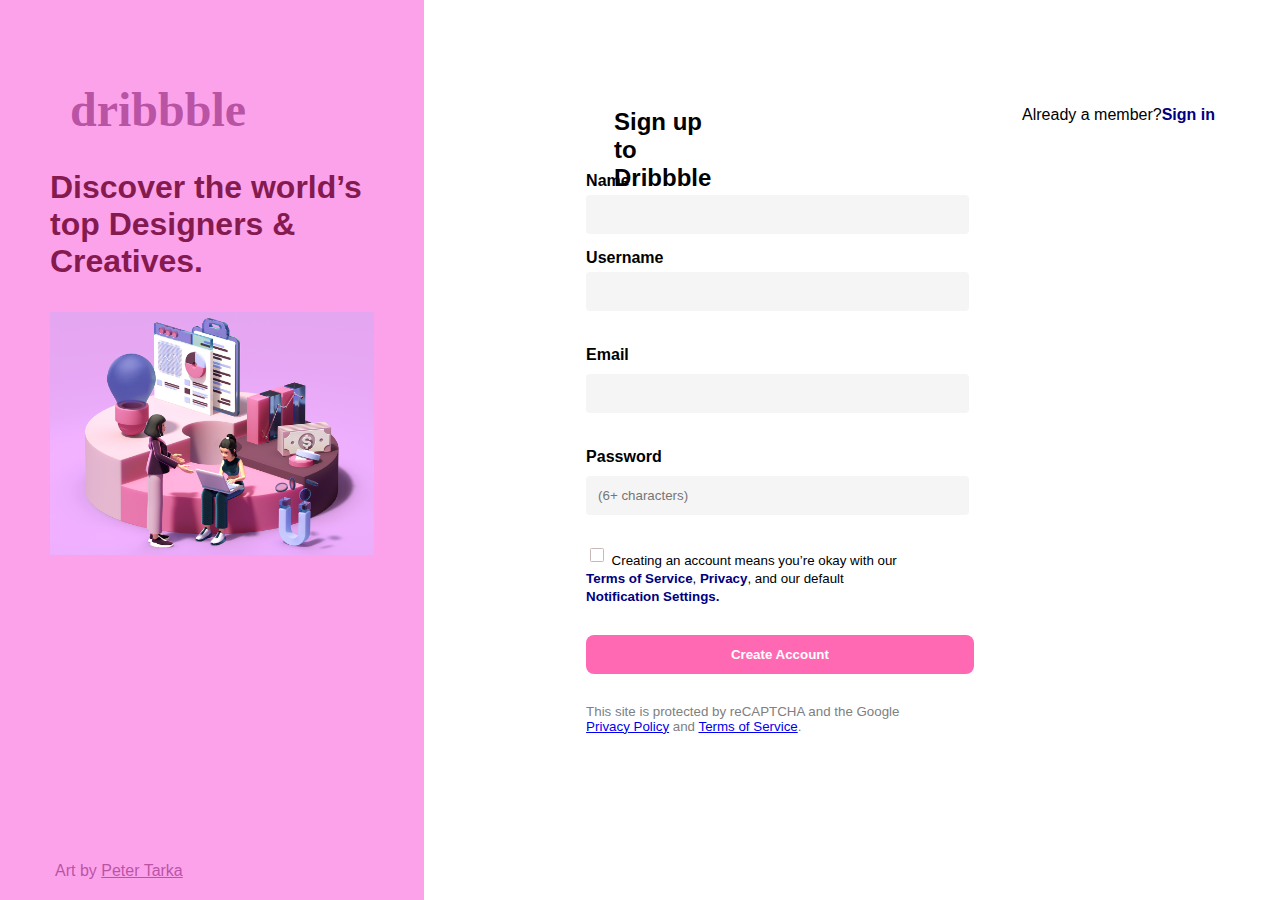
<file: index.html>
<!DOCTYPE html>
<html lang="en">
<head>
<meta charset="UTF-8">
<meta name="viewport" content="width=device-width, initial-scale=1.0">
<title>Account Creation - Dribbble</title>
<link rel="stylesheet" href="styles.css">
</head>
<div class="container">
    <div class="left-section">
      <h1>dribbble</h1>
      <p>Discover the world’s top Designers & Creatives.</p>
      <!-- Replace 'illustration.png' with the path to your image file -->
      <img src="images/pic2.png" alt="Illustration" style="max-width: 100%;">
      <P2 class="art-by">Art by <span class="underline">Peter Tarka</span></p2>
     
    </div>   
    <div class="right-section">
      <div class="signup-text">Sign up to Dribbble</div>

      <form action="profile-setup.html" method="get">
        <div class="input-row">
          <div class="input-group">
            <label for="name">Name</label>
            <input type="text" id="name" name="name" required>
          </div>
          <div class="input-group">
            <label for="username">Username</label>
            <input type="text" id="username" name="username" required>
          </div>
        </div>
        <div class="input-row">
          <div class="input-group">
            <label for="email">Email</label>
            <input type="email" id="email" name="email" required>
          </div>
        </div>
        <div class="input-row">
          <div class="input-group">
            <label for="password">Password</label>
            <input type="password" id="password" name="password" placeholder="(6+ characters)" required>
           
          </div>
        </div>
        <input type="checkbox" id="terms" name="terms" required>
        <label for="terms">Creating an account means you’re okay with our <span class="bold-text">Terms of Service</span>, <span class="bold-text">Privacy</span>, and our default<span class="bold-text"> Notification Settings.</span></label>

        <button type="submit" >Create Account</button>
              <div class="footer-text">This site is protected by reCAPTCHA and the Google <a href="#">Privacy Policy</a> and <a href="#">Terms of Service</a>.</div>

      </form>

      <div class="signin-text">Already a member?<span class="navy">Sign in</span></div>
    </div>

   
  </div>
  
  <script src="password-placeholder.js"></script>
  <script src="captcha.js"></script> <!-- Include JavaScript file for CAPTCHA -->
  <script src="checkbox-validation.js"></script>
    
</body>
</html>
</file>
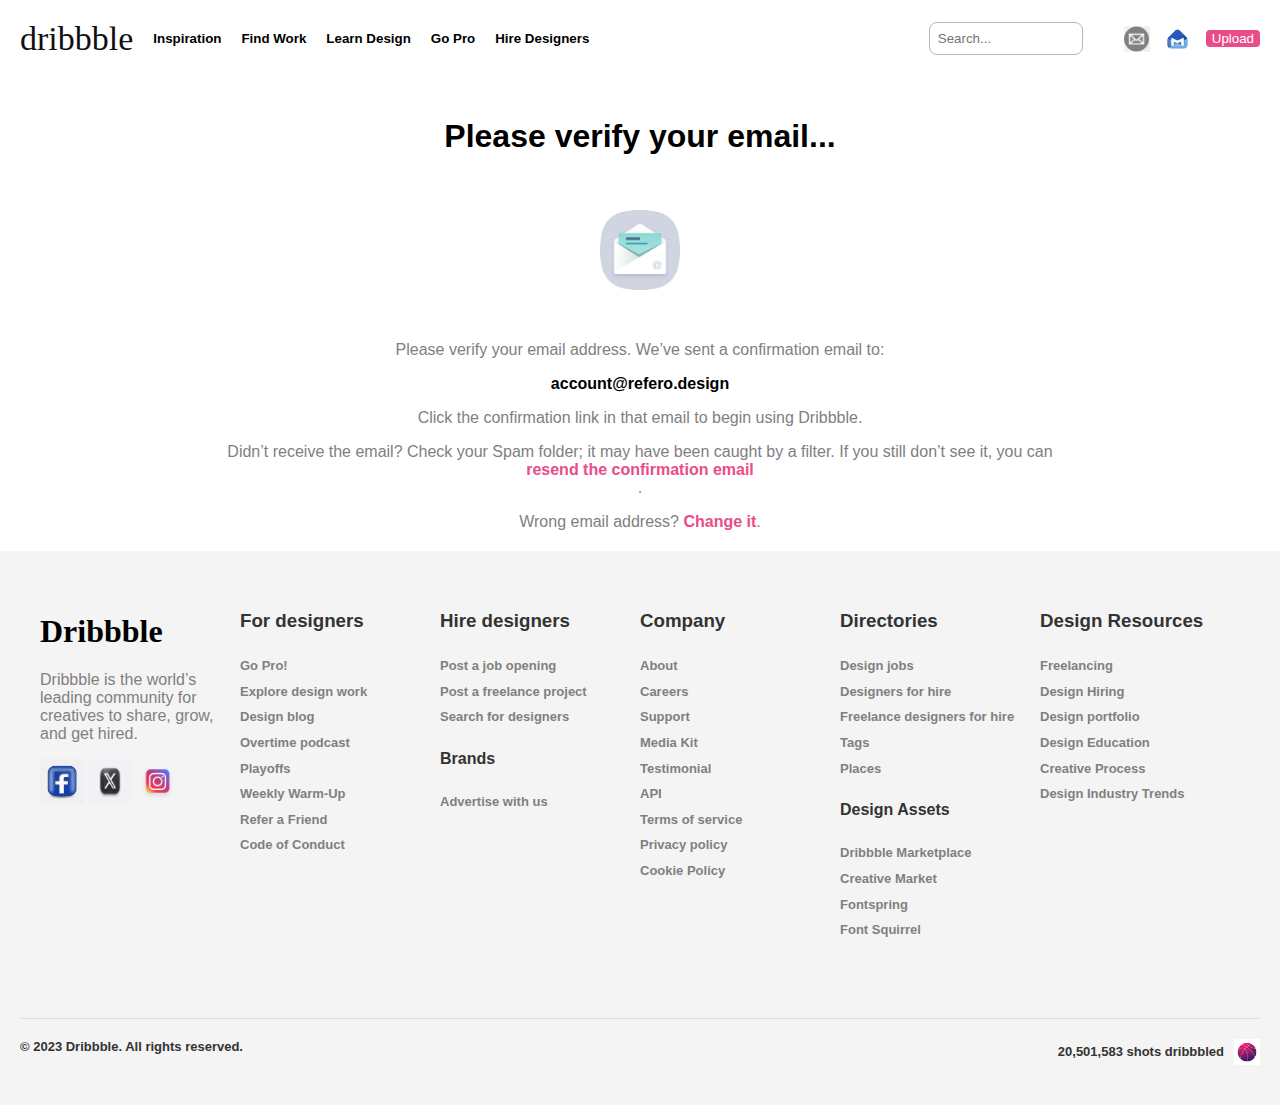
<file: email-validation.html>
<!DOCTYPE html>
<html lang="en">
<head>
<meta charset="UTF-8">
<meta name="viewport" content="width=device-width, initial-scale=1.0">
<title>Email Validation</title>
<link rel="stylesheet" href="email-validation.css">
<script>
  // Function to get the query parameter value by name
 
  function getQueryParam(param) {
    var searchParams = new URLSearchParams(window.location.search);
    return searchParams.get(param);
  }

  function setProfileImage() {
    var profileImgSrc = getQueryParam('profileIcon');
    if (profileImgSrc) {
      document.getElementById('profileIcon').src = decodeURIComponent(profileImgSrc);
    }
  }

  window.onload = setProfileImage;



  // Function to handle the search on pressing Enter
  function handleSearch(event) {
    if (event.key === 'Enter') {
      // Perform search operation here
      alert('Search for: ' + event.target.value); // Placeholder for search functionality
    }
  }
  function redirectToAccountCreation() {
    window.location.href = 'index.html';
  }
</script>
</head>
<body>
  <div class="navbar">
    <div class="logo">dribbble</div>
    <ul class="nav-links">
      <li><a href="#">Inspiration</a></li>
      <li><a href="#">Find Work</a></li>
      <li><a href="#">Learn Design</a></li>
      <li><a href="#">Go Pro</a></li>
      <li><a href="#">Hire Designers</a></li>
    </ul>
    <!-- Search bar added here -->
    <div class="search-container">
      <input type="text" placeholder="Search..." name="search" onkeypress="handleSearch(event)">
    </div>
    <div class="icons">
      <img class="icon" src="images/mail_logo2.png" alt="Search" style="width: 26px; height: 26px;">
      <img id="profileIcon" class="icon" src="images/mail_logo.jpg" alt="Profile" style="width: 26px; height: 26px;">
      <button class="upload-button" onclick="redirectToAccountCreation()">Upload</button>
    </div>
  </div>
  <div class="email-verification-container">
    <h1>Please verify your email...</h1>
    <img src="images/mail_logo1.png" alt="Dribbble Logo" class="email-verification-logo" style="width:200px; height:150px;">
    <p>Please verify your email address. We’ve sent a confirmation email to:</p>
    <p class="email-address">account@refero.design</p>
    <p>Click the confirmation link in that email to begin using Dribbble.</p>
    <p>Didn’t receive the email? Check your Spam folder; it may have been caught by a filter. If you still don’t see it, you can <a href="#" class="resend-email">resend the confirmation email</a>.</p>
    <p class="wrong-email">Wrong email address? <a href="#" class="change-email" onclick="redirectToAccountCreation()">Change it</a>.</p>
  </div>
  <!-- Footer Section -->
  <footer class="footer-dribbble">
    <div class="footer-container">
      <!-- For Designers Column -->
      <div class="footer-column">
        <h1>Dribbble</h1>
        <p>Dribbble is the world’s leading community for creatives to share, grow, and get hired.</p>
        <!-- Social media icons -->
        <a href="https://www.facebook.com/dribbble/" target="_blank"><img src="images/fb_logo.png" alt="Facebook" style="width: 44px; height:44px;"></a>
      <a href="https://twitter.com/dribbble?ref_src=twsrc%5Egoogle%7Ctwcamp%5Eserp%7Ctwgr%5Eauthor" target="_blank"><img src="images/twitter_logo.png" alt="Twitter" style="width: 44px; height:44px;"></a>
      <a href="https://www.instagram.com/dribbble/?hl=en" target="_blank"><img src="images/insta_logo.jpg" alt="Instagram" style="width: 44px; height:44px;"></a>
      </div>
      <div class="footer-column">
        <h3>For designers</h3>
        <ul>
          <li><a href="#">Go Pro!</a></li>
          <li><a href="#">Explore design work</a></li>
          <li><a href="#">Design blog</a></li>
          <li><a href="#">Overtime podcast</a></li>
          <li><a href="#">Playoffs</a></li>
          <li><a href="#">Weekly Warm-Up</a></li>
          <li><a href="#">Refer a Friend</a></li>
          <li><a href="#">Code of Conduct</a></li>
          <!-- Add more list items here -->
        </ul>
      </div>
  
      <!-- Hire Designers Column -->
      <div class="footer-column">
        <h3>Hire designers</h3>
        <ul>
          <li><a href="#">Post a job opening</a></li>
          <li><a href="#">Post a freelance project</a></li>
          <li><a href="#">Search for designers</a></li>
          <!-- Add more list items here -->
        </ul>
        <!-- Brands Column -->
        <div class="footer-sub-column">
          <h4>Brands</h4>
          <ul>
            <li><a href="#">Advertise with us</a></li>
            <!-- Add more brand-related items here -->
          </ul>
        </div>
      </div>
  
      <!-- Company Column -->
      <div class="footer-column">
        <h3>Company</h3>
        <ul>
          <li><a href="#">About</a></li>
          <li><a href="#">Careers</a></li>
          <li><a href="#">Support</a></li>
          <li><a href="#">Media Kit</a></li>
          <li><a href="#">Testimonial</a></li>
          <li><a href="#">API</a></li>
          <li><a href="#">Terms of service</a></li>
          <li><a href="#">Privacy policy</a></li>
          <li><a href="#">Cookie Policy</a></li>
          <!-- Add more list items here -->
        </ul>
      </div>
  
      <!-- Directories Column -->
      <div class="footer-column">
        <h3>Directories</h3>
        <ul>
          <li><a href="#">Design jobs</a></li>
          <li><a href="#">Designers for hire</a></li>
          <li><a href="#">Freelance designers for hire</a></li>
          <li><a href="#">Tags</a></li>
          <li><a href="#">Places</a></li>
          <!-- Add more list items here -->
        </ul>
        <!-- Design Assets Column -->
        <div class="footer-sub-column">
          <h4>Design Assets</h4>
          <ul>
            <li><a href="#">Dribbble Marketplace</a></li>
            <li><a href="#">Creative Market</a></li>
            <li><a href="#">Fontspring</a></li>
            <li><a href="#">Font Squirrel</a></li>
            <!-- Add more design asset items here -->
          </ul>
        </div>
      </div>
  
      <!-- Design Resources Column -->
      <div class="footer-column">
        <h3>Design Resources</h3>
        <ul>
          <li><a href="#">Freelancing</a></li>
          <li><a href="#">Design Hiring</a></li>
          <li><a href="#">Design portfolio</a></li>
          <li><a href="#">Design Education</a></li>
          <li><a href="#">Creative Process</a></li>
          <li><a href="#">Design Industry Trends</a></li>
          
          
          <!-- Add more list items here -->
        </ul>
      </div>
    </div>
    
    <!-- Footer Bottom -->
    <div class="footer-bottom">
      <div>
        <p>© 2023 Dribbble. All rights reserved.</p>
        
      </div>
      <div class="second-text-container">
        <p>20,501,583 shots dribbbled</p>
        <img class="icon" src="images/bb_logo1.webp" alt="logo" style="width: 26px; height: 26px;">
      </div>
    </div>
    
  </footer>
  
  </body>
  </html>
</file>
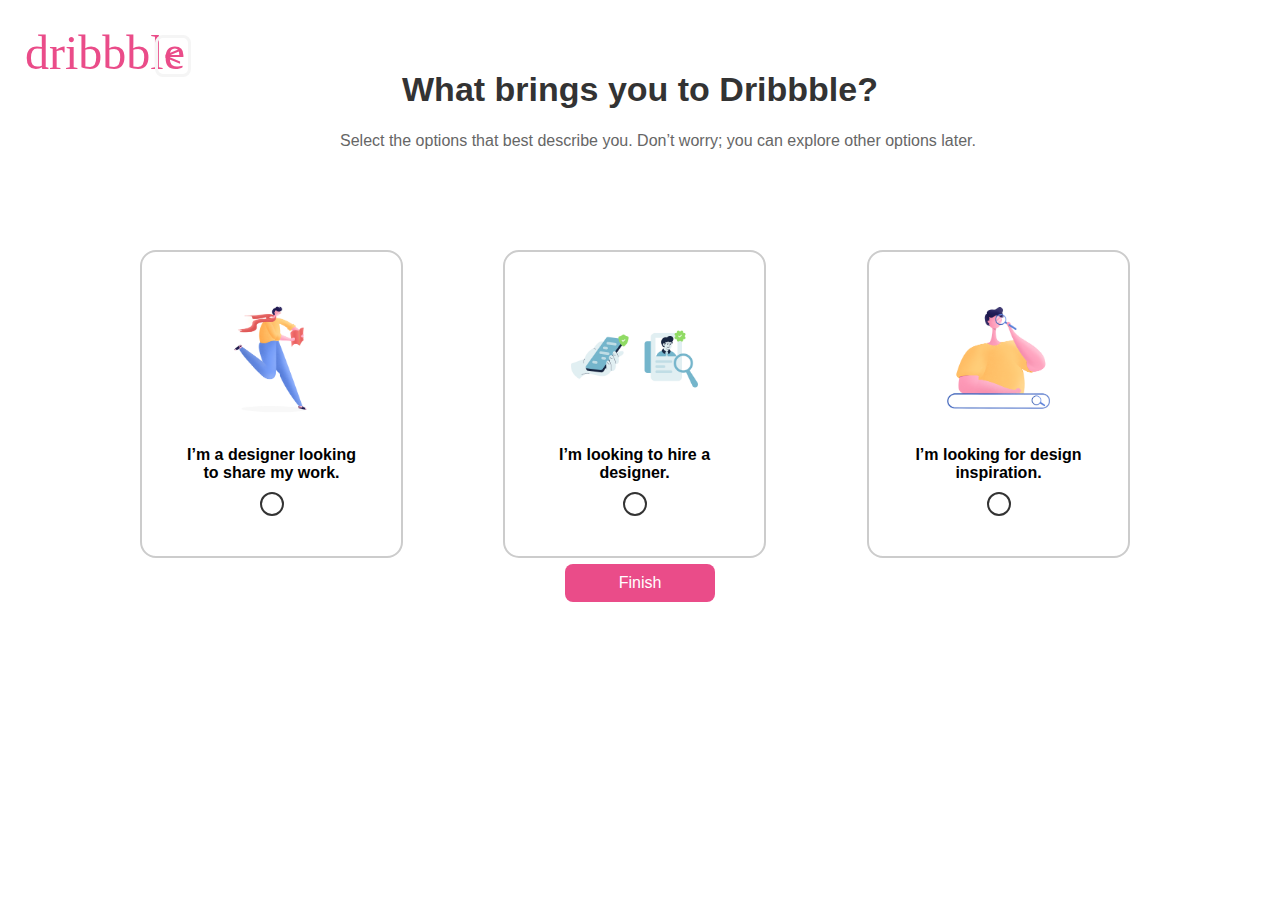
<file: interests.html>
<!DOCTYPE html>
<html lang="en">
<head>
<meta charset="UTF-8">
<meta name="viewport" content="width=device-width, initial-scale=1.0">
<title>Interests Selection</title>
<link rel="stylesheet" href="interests.css">
</head>
<body>
<div class="interests-container">
  <div class="header">
    <div class="logo">dribbble</div>
    <button class="redirect-button" onclick="goToPreviousPage()"><</button>
    <h1>What brings you to Dribbble?</h1>
    <p>Select the options that best describe you. Don’t worry; you can explore other options later.</p>
  </div>
  <div class="options">
    <!-- Option 1 -->
    <div class="option">
      <input type="radio" id="designer" name="interest" value="designer">
      <label for="designer">
        <img src="images/designer3.png" alt="Designer Icon">
        <span>I’m a designer looking to share my work.</span>
        <small>With over 7 million shots from vast community of designers, Dribbble is the leading source for design inspiration</small>
        <div class="checkbox"></div>
      </label>
    </div>
    <!-- Option 2 -->
    <div class="option">
      <input type="radio" id="hire" name="interest" value="hire">
      <label for="hire">
        <img src="images/designer2.jpg" alt="Hire Icon">
        <span>I’m looking to hire a designer.</span>
        <small>With over 7 million shots from vast community of designers, Dribbble is the leading source for design inspiration</small>
        <div class="checkbox"></div>
      </label>
    </div>
    <!-- Option 3 -->
    <div class="option">
      <input type="radio" id="inspiration" name="interest" value="inspiration">
      <label for="inspiration">
        <img src="images/designer4.png" alt="Inspiration Icon">
        <span>I’m looking for design inspiration.</span>
        <small>With over 7 million shots from vast community of designers, Dribbble is the leading source for design inspiration</small>
        <div class="checkbox"></div>
      </label>
    </div>
  </div>
  <p class="choose-text">Choose what you are interested in!</p>

  <button class="finish-button" onclick="window.location.href='email-validation.html';">Finish</button>
  <p id="or-return-text" class="or-return-text" onclick="goToPreviousPage()">or press RETURN</p>

</div>
<script>
  // JavaScript
  function goToPreviousPage() {
    window.location.href = 'profile-setup.html';
  }

  document.addEventListener('DOMContentLoaded', function() {
    var options = document.querySelectorAll('.option');
    var orReturnText = document.getElementById('or-return-text');
    options.forEach(function(option) {
      option.addEventListener('click', function() {
        var smallText = this.querySelector('small');
        var chooseText = document.querySelector('.choose-text');
        // Check if the clicked option is already active
        if (this.classList.contains('active')) {
          setTimeout(() => {
            this.classList.remove('active'); // Remove active class to deselect
            smallText.style.display = 'none';
            chooseText.style.display = 'none';
            chooseText.style.opacity = '0'; // Hide additional text
            orReturnText.style.display = 'none'; // Hide "or press RETURN" text
          }, 100); // Delay of 100 milliseconds
        } else {
          // Remove active class from all options and hide their small text
          options.forEach(function(opt) {
            opt.classList.remove('active');
            opt.querySelector('small').style.display = 'none';
          });
          setTimeout(() => {
            // Add active class to clicked option and show its small text
            this.classList.add('active');
            smallText.style.display = 'block';
            chooseText.style.display = 'block';
            chooseText.style.opacity = '1'; // Show additional text
            orReturnText.style.display = 'block'; // Show "or press RETURN" text
          }, 100); // Delay of 100 milliseconds
        }
      });
    });
  });


// JavaScript code here
</script>
</body>
</html>
</file>
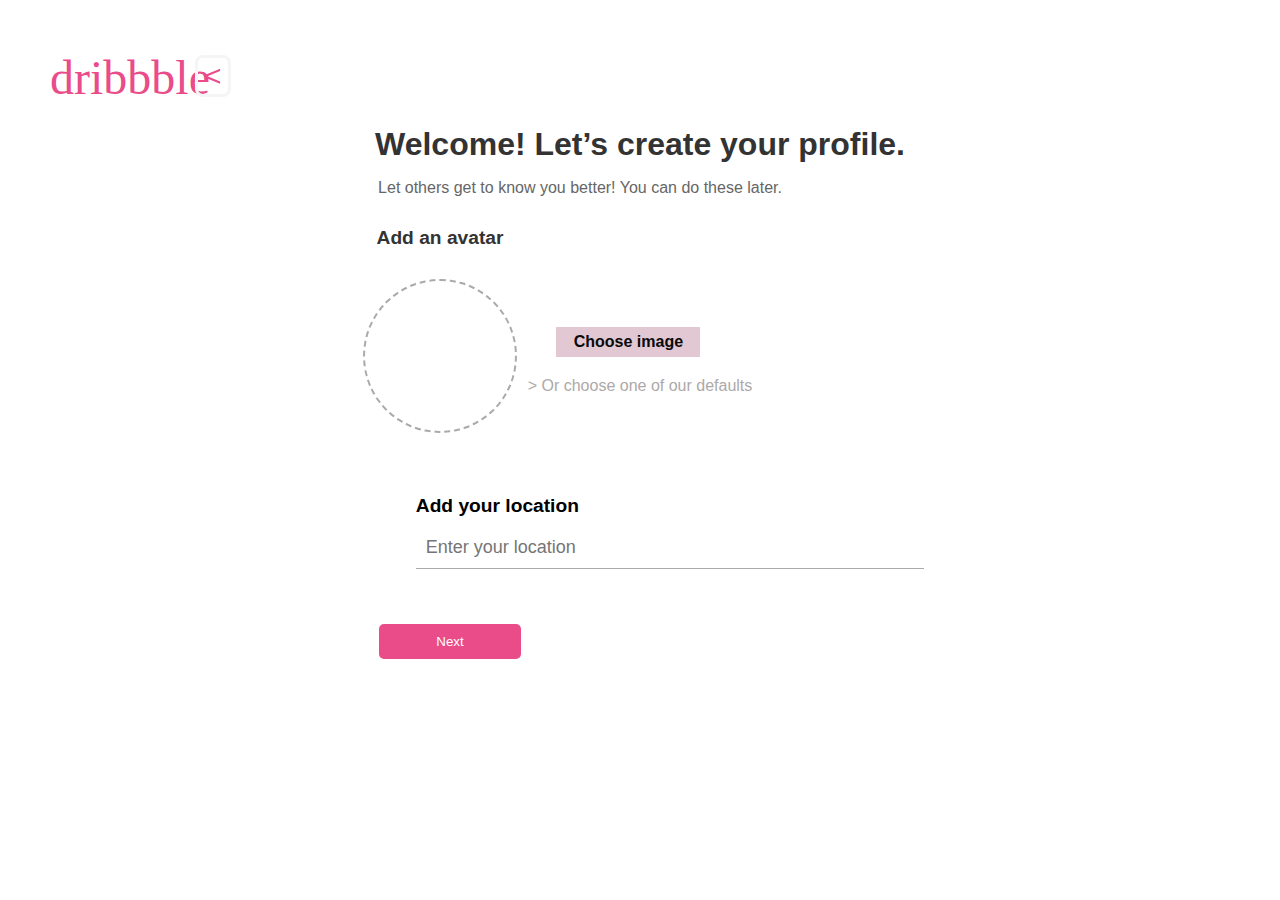
<file: profile-setup.html>
<!DOCTYPE html>
<html lang="en">
<head>
<meta charset="UTF-8">
<meta name="viewport" content="width=device-width, initial-scale=1.0">
<title>Profile Setup</title>
<link rel="stylesheet" href="profile-setup.css">
<style>
  /* Additional CSS to style the anchor tag */
  .default-avatar-text a {
    color: inherit; /* Inherit the color from the parent element */
    text-decoration: none; /* Add underline */
  }
  .or-return-text {
    display: none; /* Initially hide the text */
    color: whitesmoke; /* Set text color */
    font-weight: bold; /* Bold font */
  }
</style>
</head>
<body>
<div class="profile-setup-container">
  <div class="logo">dribbble</div>
  <button class="redirect-button" onclick="goToPreviousPage()"><</button>
  <h1>Welcome! Let’s create your profile.</h1>
  <p class="intro-text">Let others get to know you better! You can do these later.</p>
  <div class="avatar-section">
    <p class="add-avatar-text">Add an avatar</p>
    <div class="avatar-placeholder">
      <!-- Hidden file input for image upload -->
      <input type="file" id="avatar-upload" name="avatar" accept="image/*" style="display: none;" multiple="false">
    </div>
    <!-- Label for the hidden file input -->
    <label for="avatar-upload" class="choose-image-btn">Choose image</label>
    <p class="default-avatar-text"><a href="https://unsplash.com/" target="_blank">> Or choose one of our defaults</a></p>
  </div>
  
  <div class="location-section">
    <label for="location">Add your location</label>
    <br>
    <input type="text" id="location" name="location" placeholder="Enter your location">
  </div>
  
  <!-- Form to navigate to the interests page on button click -->
  <form action="interests.html" method="get" onsubmit="return validateForm()">
    <button type="submit" class="next-button">Next</button>
  </form>
  
  <!-- Text for "or press RETURN" -->

<p id="or-return-text" class="or-return-text" onclick="goToPreviousPage()">or press RETURN</p>
</div>

<script>
  document.getElementById('avatar-upload').addEventListener('change', function() {
  if (this.files && this.files[0]) {
    var img = document.createElement('img');
    img.id = 'avatar-display';
    img.src = URL.createObjectURL(this.files[0]);
    img.style.width = '100%'; // Set width to 100% to fill the circle
    img.style.height = '100%'; // Set height to 100% to fill the circle
    img.style.borderRadius = '50%';
    img.style.objectFit = 'cover'; // Ensure the image covers the entire circle
    img.onload = function() {
      URL.revokeObjectURL(img.src); // Free memory
    }
    document.querySelector('.avatar-placeholder').appendChild(img);
    
    // Show the "or press RETURN" text
    document.querySelector('.or-return-text').style.display = 'block';
  }
});

  document.querySelector('.choose-image-btn').addEventListener('click', function() {
    var fileInput = document.getElementById('avatar-upload');
    if (fileInput.files.length > 0) {
      alert('Only one image can be selected.');
      event.preventDefault(); 
    }
  });
  
  function validateForm() {
    var fileInput = document.getElementById('avatar-upload');
    if (fileInput.files.length === 0) {
      alert('You must select an avatar before proceeding.');
      return false; // Prevent form submission
    }
    return true; // Allow form submission
  }
  

function goToPreviousPage() {
  window.location.href = 'index.html'; // Navigate to the previous page
}

  function goToNextPage() {
    var selectedAvatar = document.getElementById('avatar-display');
    if (selectedAvatar) {
      var imageURL = selectedAvatar.src;
      window.location.href = 'email-validation.html?profileImg=' + encodeURIComponent(imageURL);
    } else {
      alert('You must select an avatar before proceeding.');
    }
  }



</script>
  
</body>
</html>
</file>
<file: styles.css>
/* General Styles */
body {
  margin: 0;
  font-family: Arial, sans-serif;
}

.container {
  display: flex;
  height: 100vh;
}

.left-section {
  position:relative;
  background-color: #fc96e8e2; /* Yellow background */
  width: 30%; /* 1 part */
  
  padding: 50px;
}
.left-section p2{
  margin-left: 35px;
  color: #b0499ce2; /* Yellow background */
}
.art-by{
  position: absolute;
  bottom: 20px;
  left:20px;
  width:100%;
}
span.underline{
  text-decoration: underline;

}

.left-section h1 {
  font-family: 'Brush Script MT', cursive;
  color: #b0499ce2; /* Yellow background */
  font-size: 3rem;
  margin-left: 20px;
}

.left-section img {
  background-blend-mode: normal;
}

.left-section p {
  color: #851a4f;
  font-size: 2rem;
  font-weight: bold;
}

.right-section {
  width: 70%; /* 3 parts */
  background-color: #fff; /* White background */
  padding: 50px;
  display: flex;
  justify-content: center;
  align-items: center;
}

/* Form Styles */
form {
  max-width: 400px;
  width: 100%;
  margin: auto;
}
.input-row{
  display: flex;
  flex-wrap: wrap;
  margin-bottom: 20px;
}
.input-group {
  
  flex: 1;
  margin-top: 5px;
  margin-right: 10px;
}



.input-group label {
 
  margin-bottom: 5px;
  font-weight: bold;
}
.input-group label[for="email"]{
  display: block;
  margin-bottom: 5px;
  font-weight: bold;
}

.input-group input {
  width: calc(50%-5px);
  padding: 12px;
  margin-top: 5px;
  margin-bottom: 10;
  border: none ;
  border-radius: 4px;
  background-color: whitesmoke;
}
.input-group input[type="email"] {
  width: calc(100% - 5px);
  padding: 12px;
  margin-top: 5px;
  margin-bottom: 10px;
  border: none;
  background-color: whitesmoke;
  border-radius: 4px;
  box-sizing: border-box;
}
.input-group input[type="text"] {
  width: calc(100% - 5px);
  padding: 12px;
  margin-top: 5px;
  margin-bottom: 10px;
  border: none;
  background-color: whitesmoke;
  border-radius: 4px;
  box-sizing: border-box;
}

.input-group label[for="password"]{
  display: block;
  margin-bottom: 5px;
  font-weight: bold;
}
.input-group input[type="password"] {
  width: calc(100% - 5px); /* Adjust the width */
  padding: 12px; /* Keep the padding */
  margin-top: 5px; /* Keep the margin */
  margin-bottom: 10px; /* Keep the margin */
  border: none; /* Remove the border */
  background-color: whitesmoke; /* Set background color */
  border-radius: 4px; /* Keep the border-radius */
  box-sizing: border-box; /* Keep the box-sizing */
}

button {
  width: 50%;
  padding: 12px;
  background-color: #FF69B4; /* Pink background */
  font-weight: bold;
  margin-top: 30px;
  color: white;
  border: none;
  border-radius: 8px;
  cursor: pointer;
}

button:hover {
  opacity: 0.8;
}
.signup-text {
  position: relative;
  top: 0;
  left: 140px;
  font-weight: bolder;
  
  color: black;
 margin-bottom: 600px;
  font-size: x-large;
  width: calc(40% - 40px);
}
.input-row {
position: relative;
}
.footer-text {
margin-top: 30px; /* Added margin top */
font-size: smaller;
color: grey;
}
/* Right Section Text Styles */
.signin-text {
  position: absolute;
  top: 25px;
  right: 15px;
  margin-right: -260px;
  margin-bottom: 680px;
  text-align: right;
  width: calc(100% - 40px);
}

.signin-text .navy {
  color: navy;
  font-weight: bold;
}
label[for="terms"] {
  font-size: smaller;
  text-align: justify;
  
}

.bold-text {
  font-weight: bold;
  color: navy;
}
input[type="checkbox"] {
-webkit-appearance: none;
-moz-appearance: none;
appearance: none;
width: 14px; /* Adjust size as needed */
height: 14px; /* Adjust size as needed */
border: 1.4px solid #cab8b8; /* Adjust border color and thickness */
border-radius: 1.4px; /* Adjust border radius to make it a square */
outline: none;
}

input[type="checkbox"]:checked {
background-color: #8640d0; /* Adjust background color when checked */
}
    
/* Additional Mobile Responsiveness */
@media only screen and (max-width: 600px) {
  .container {
      flex-direction: column;
      height: auto;
  }

  .left-section {
      width: 100%;
      padding: 20px;
  }

  .left-section p2 {
      margin-left: 0;
  }

  .art-by {
      position: static;
      margin-top: 20px;
  }

  .left-section h1 {
      font-size: 2rem;
      margin-left: 0;
  }

  .right-section {
      width: 100%;
      padding: 20px;
  }

  .signup-text {
    position: static;
    text-align: center;
    margin-top: -80px;
    margin-right: 10px;
}
  }
  .input-row {
      display:felx;
      flex-direction:column;
  }

  .input-group {
      width: 120%;
      margin-right: 0;
  }

  .input-group input {
      width: 100%;
  }

  button {
      width: 120%;
  }

  .signin-text {
      position: static;
      text-align: right;
      margin-top: 10px;
      margin-right: 15px;
  }
</file>
<file: email-validation.css>
/* Existing styles for the navbar and related elements */
body {
  font-family: Arial, sans-serif;
  background-color: #f0f0f0;
  margin: 0;
  padding: 0;
}

.navbar {
  background-color: #fff;
  padding: 10px 20px;
  display: flex;
  justify-content: space-between;
  align-items: center;
}

.logo {
  color: #120f10;
  font-size: 34px;
  
  font-family: 'Brush Script MT', cursive;

}

.nav-links {
  list-style: none;
  display: flex;
  gap: 20px;
  margin-left: -10px;
}

.nav-links li {
  padding: 5px 10px;
  font-size: smaller;
  font-weight: 700;
  margin-left: -20px;
}

.nav-links a {
  text-decoration: none;
  color: #000;
}

.icons {
  display: flex;
  align-items: center;
 
  gap: 15px;
}

.icon {
  width: 24px; /* Adjust the size as needed */
  height: 24px; /* Adjust the size as needed */
  object-fit: cover; /* This ensures the images keep their aspect ratio */
}

/* New styles for the email verification section */
.email-verification-container {
  max-width: 100%;
  margin: 0 auto;
  background: #fff; /* Replace with the actual background color */
  padding: 20px;
  text-align: center; /* Center align the content */
}

.email-verification-container h1 {
  font-size: 2em; /* Replace with the actual font size */
  color: #000; /* Replace with the actual color */
  margin-bottom:0;
}

.email-verification-logo {
  margin-top: -10px; /* Adjusting the top margin */
  margin-bottom: -10px; /* Adjusting the bottom margin */
}

.email-verification-container p {
  font-size: 1em; /* Replace with the actual font size */
  color: grey;
  margin-bottom: 0;
}

.email-verification-container .email-address {
  color: black; /* Replace with the actual color */
  font-weight: bold;
}

.email-verification-container .resend-email {
  color: #ea4c89; /* Replace with the actual color */
  text-decoration: none;
  font-weight: bold;
  display: block;
}

.email-verification-container .wrong-email {
  color: grey; /* Replace with the actual color */
  text-decoration: none;
  
}
.change-email {
  color: #ea4c89; /* Change the color to #ea4c89 */
  text-decoration: none; /* Remove the underline */
  font-weight: bold;
}


/* Add additional styles for responsive design */
@media screen and (max-width: 600px) {
  .email-verification-container {
    padding: 10px;
  }
}
.email-verification-logo {
  width: 100px; /* Adjust the width as needed */
  height: auto; /* This will maintain the aspect ratio of the image */
  display: block; /* This will ensure the image is on its own line */
  margin: 0 auto; /* This will center the image horizontally */
  padding-top: 20px; /* Adjust the space above the logo as needed */
}
/* Footer styles */
.footer-dribbble {
  background-color: #f4f4f4; /* Replace with the actual background color */
  padding: 40px 20px;
  
  font-family: 'Arial', sans-serif; /* Replace with the actual font family */
}
.footer-column h1{
  font-family: 'Brush Script MT', cursive;
  font-weight: 600;

}
.footer-column.img{
  width: 24px;
  height: 24px;
}
.footer-container {
  display: flex;
  justify-content: space-between;
  flex-wrap: wrap;
  max-width: 1200px;
  margin: 0 auto;
}
.footer-column h3{
  font-weight: bold;
}
.footer-column {
  flex: 1;
  min-width: 200px;
  margin-bottom: 20px;
  
}

.footer-sub-column {
  margin-top: 20px;
}

.footer-column h3,
.footer-sub-column h4 {
  color: #333; /* Replace with the actual color */
  margin-bottom: 20px;
  font-weight: bolder;

}
.footer-column p{
  color: grey;
}

.footer-column ul,
.footer-sub-column ul {
  list-style: none;
  padding: 0;
  color: #666; /* Replace with the actual color */
  line-height: 1.6;
}

.footer-column ul li a,
.footer-sub-column ul li a {
  color: grey; /* Replace with the actual color */
  text-decoration: none;
  font-size: small;
  font-weight: bold;
}

.footer-bottom {
  display: flex;
  justify-content: space-between;
  text-align: center;
  margin-top: 40px;
  border-top: 1px solid #ddd; /* Replace with the actual color */
  padding-top: 20px;
   
}

.footer-bottom p {
  color: #333; /* Replace with the actual color */
  margin: 0;
  font-size: small;
  font-weight: bold;
}

.second-text-container {
  display: flex;
  align-items: center; /* Align items vertically */
}

.second-text-container p {
  margin: 0; /* Remove default margin */
  margin-right: 10px; /* Add space between text and image */
}
/* Responsive design adjustments */
@media (max-width: 768px) {
  .footer-container {
    flex-direction: column;
    align-items: center;
  }

  .footer-column,
  .footer-sub-column {
    margin-bottom: 40px;
  }
}
.upload-button{
  background-color: #ea4c89;
  color: #fff;
  border-radius: 4px;
  border: 1px;
  width:90%;
  cursor: pointer;
  
}
.search-container {
  margin-left: auto; /* Pushes the search container to the right */
}
.search-container input[type="text"] {
  width: 70%;
  border: 1px solid #bbb5b5; /* Black border with 1px width */
  padding: 8px; /* Add padding for better visual appearance */
  border-radius: 8px;
}
/* Additional Mobile Responsiveness */
@media only screen and (max-width: 600px) {
  .navbar {
    padding: 10px; /* Reduce padding for smaller screens */
    flex-direction: column; /* Stack items vertically */
    align-items: center; /* Center align items horizontally */
  }

  .nav-links {
    margin-top: 10px; /* Add space between logo and nav links */
  }

  .nav-links li {
    margin-left: 0; /* Reset margin for list items */
    padding: 10px; /* Increase padding for better touchability */
    font-size: 14px; /* Adjust font size */
  }

  .search-container {
    margin: 10px 0; /* Add space around the search bar */
  }

  .search-container input[type="text"] {
    width: 100%; /* Take full width */
  }

  .icons {
    margin-top: 10px; /* Add space between search bar and icons */
  }

  .email-verification-container {
    padding: 20px; /* Adjust padding */
  }

  .email-verification-logo {
    width: 150px; /* Adjust logo size */
    height: auto; /* Maintain aspect ratio */
    margin-top: 20px; /* Add margin */
    margin-bottom: 20px; /* Add margin */
  }

  .email-verification-container p {
    font-size: 14px; /* Adjust font size */
  }

  .footer-column {
    min-width: auto; /* Reset minimum width */
    max-width: 100%; /* Take full width */
    margin-bottom: 30px; /* Adjust margin */
  }

  .footer-column h1 {
    font-size: 24px; /* Adjust font size */
  }

  .footer-sub-column {
    margin-top: 10px; /* Adjust margin */
  }

  .footer-bottom {
    flex-direction: column; /* Stack items vertically */
    align-items: center; /* Center align items horizontally */
    margin-top: 20px; /* Adjust margin */
  }

  .second-text-container {
    margin-top: 10px; /* Add space between text and image */
  }

  .footer-bottom p {
    font-size: 12px; /* Adjust font size */
  }

  .upload-button {
    width: 100%; /* Take full width */
  }
}
</file>
<file: interests.css>
/* General Styles */
body {
  margin: 0;
  font-family: 'Arial', sans-serif;
  background-color: #fff;
}

.interests-container {
  max-width: 600px;
  margin: 0 auto;
  padding: 50px;
  text-align: center;
}

.logo {
  font-family: 'Brush Script MT', cursive;
  font-size: 48px;
  margin: 0;
  position: fixed;
  top: 25px;
  left: 25px;

  color: #ea4c89;
  
}
.redirect-button {
  position: fixed;
    top: 35px;
    left: 155px;
    background-color: transparent;
    border: solid whitesmoke;
    border-radius: 8px;
    font-size: 30px;
    cursor: pointer;
    color: #ea4c89;
}
.redirect-button:hover {
  color: #ff7ab0;
}
.header h1 {
  font-size: 34px;
  font-weight: bolder;
  color: #333;
  margin-top: 20px;
  font-weight: bolder;
}

.header p {
  font-size: 16px;
  color: #666;
  margin-bottom: 30px;
  margin-top: 20px;
  white-space: nowrap;
}

.options {
  margin-top: 100px;
  display: flex;
  
  justify-content: space-between;
  position: relative;
}

.options .option {
  flex: 1;
  border: 2px solid #ccc;
  border-radius: 16px;
  padding: 40px;
  width: 320px;
  margin-right: 100px;
  
  transition: all 0.3s ease; /* Smooth transition for hover effect */
  cursor: pointer; /* Change cursor to pointer on hover */
}
.options .option:first-child {
  margin-right: 100px; /* Remove margin from the first option box */
  margin-left: -200px; /* Shift the first option box to the leftmost position */
}
.options .option:last-child {
  margin-right: -190px; /* Remove margin from the first option box */
  margin-left: 1px; /* Shift the first option box to the leftmost position */
}
.options .option:hover, .options .option.active {
  border-color: #ea4c89; /* Highlight color when hovered or active */
}

.options .option label {
  display: flex;
  flex-direction: column;
  align-items: center; /* Center align items vertically */
  justify-content: center; /* Center align items horizontally */
  cursor: pointer;
  position: relative;
}

.options .option label span {
  font-weight: bold;
}

.options .option label img {
  width: 100%; /* Full width of the container */
  height: auto; /* Maintain aspect ratio */
  margin-bottom: 20px;
}

.options .option input[type="radio"] {
  display: none;
}

.choose-text{
  font-weight: bolder;
  margin-top: 40px;
  display: none;
  transition: opacity 0.8s ease;
}
.option.active .choose-text {
  display: block;
  opacity: 1; /* Show the text with smooth transition */
}
.finish-button {
  background-color: #ea4c89;
  color: #fff;
  border: none;
  padding: 10px 20px;
  cursor: pointer;
  border-radius: 8px;
  font-size: 16px;
  margin-top: 6px;
  width: 25%;
}
.finish-button:hover {
  opacity: 0.8;
}
.or-return-text {
  display: none;/* Initially hide the text */
  color: rgb(77, 76, 76); /* Set text color to dark grey */
  font-weight: bold; /* Bold font */
  margin-left: 0; /* Shift the text 150px to the left */
  cursor: pointer; /* Change cursor to pointer */
  /* Add underline on hover */
}

.checkbox {
  width: 20px;
  height: 20px;
  border-radius: 50%;
  border: 2px solid #333;
  margin-top: 10px;
  cursor: pointer;
  align-self: center; /* Center the checkbox within the flex container */
}

.option input[type="radio"]:checked + label .checkbox {
  background-color: #ea4c89;
}

.option small {
  display: none;
  color: #666;
  font-size: smaller;
  position: absolute;
  top: 100%;
  left: 0;
  right: 0;
  width: 100%;
  padding: 10px;
  
  

  
  z-index: 1;
}

.option.active small {
  display: block;
}

.option label {
  position: relative;
  transition: margin-top 0.3s;
}

.option.active label {
  margin-top: -30px;
}

.option label img {
  transition: margin-top 0.3s;
}

.option.active label img {
  margin-top: -30px;
}

.option label span {
  transition: margin-top 0.3s;
}

.option.active label span {
  margin-top: -30px;
}
/* Additional Mobile Responsiveness */
@media only screen and (max-width: 600px) {
  .logo {
    font-size: 24px; /* Decrease font size for the logo */
    left: 40%; /* Adjust left position */
    transform: translateX(-50%);
  }

  .redirect-button {
    top: 25px; /* Adjust top position */
    left: 15px; /* Adjust left position */
    font-size: 24px; /* Increase font size for the button */
  }

  .header h1 {
    font-size: 24px; /* Maintain font size for the heading */
    margin-top: 20px; /* Adjust top margin */
    margin-left:80px; /* Adjust left position */
    
  }

  .header p {
    font-size: 14px; /* Decrease font size for the paragraph */
    margin-bottom: 20px; /* Adjust bottom margin */
    margin-top: 10px; /* Adjust top margin */
    left: 50%;
  }

  .options {
    display: block; /* Change to block display for options */
    margin-top: 20px; /* Add top margin for spacing */
  }


  .option {
    margin-bottom: 40px; /* Add bottom margin to options for spacing */
    border-radius: 8px; /* Adjust border radius for a softer look */
    padding: 20px; /* Increase padding for better spacing */
    width: calc(120% - 40px); /* Adjust width to fit container */
    margin-left: 20px; /* Adjust left margin */
    box-shadow: 0 2px 4px rgba(0, 0, 0, 0.1); /* Add subtle box shadow */
    background-color: #ffffff; /* Set background color */
  }
  .option label img {
    max-width: 100%;
    height: auto;
    margin-bottom: 10px; /* Adjust margin for image */
  }

  .option span {
    font-weight: bold;
    margin-bottom: 10px; /* Add margin below the text */
    max-width: 100%;
    overflow-wrap: break-word; /* Prevent text overflow */
    word-wrap: break-word; /* For older browser compatibility */
  }

  .option small {
    display: none;
    color: #666;
    font-size: smaller;
    margin-top: 5px; /* Add margin top */
    max-width: 100%;
    overflow-wrap: break-word; /* Prevent text overflow */
    word-wrap: break-word; /* For older browser compatibility */
  }


  .options .option:first-child {
    margin-left: 20px; /* Adjust left margin for the first option */
  }
.options .option:last-child{
  margin-left: 20px;
}
  .finish-button {
    width: calc(100% - 40px); /* Adjust width to fit container */
    margin-left: 80px; /* Adjust left margin */
    border-radius: 8px; /* Adjust border radius */
    background-color: #ea4c89; /* Pink button background color */
    color: #ffffff; /* Text color */
    font-size: 16px; /* Font size */
    padding: 15px 0; /* Increase padding */
    cursor: pointer; /* Change cursor style */
    transition: background-color 0.3s ease; /* Add smooth transition */
  }

  .finish-button:hover {
    background-color: #ff7ab0; /* Change background color on hover */
  }

  .or-return-text {
    margin-left:90px;
    display: none; /* Hide the "or press RETURN" text on mobile */
  }
  .choose-text{
    margin-left:100px;
  }
}
</file>
<file: profile-setup.css>
/* General Styles */
body {
  margin: 0;
  font-family: 'Arial', sans-serif;
  background-color: #fff; /* Light pink background */
}

.profile-setup-container {
  text-align: center;
  padding: 50px;
}

.logo {
  font-family: 'Brush Script MT', cursive; /* Stylish font for the logo */
  font-size: 48px;
  margin-bottom: 20px;
  margin-right: 1300px;
  color: #ea4c89;
}

h1 {
  color: #333;
  margin-bottom: 10px;
}

.intro-text {
  color: #666;
  margin-bottom: 30px;
  margin-right: 120px;
}

.avatar-section {
  margin-bottom: 30px;
}

.avatar-placeholder {
  display: inline-block;
  width: 150px;
  height: 150px;
  border-radius: 50%;
  border: 2px dashed #ada9a9;
  margin-bottom: 10px;
  margin-right: 400px;
  margin-top: 10px;
}

.choose-image-btn {
  display: block;
  width: 120px;
  font-weight: bold;
  margin: -120px auto 20px calc(48% - 60px);
  padding: 6px 12px;
  background-color: #e1c8d3; /* Pink button */
  color: rgb(10, 10, 10);
  border: grey;
  cursor: pointer;
}

.default-avatar-text {
  color: #ada9a9;
}

.location-section {
  margin-top: 100px;
  text-align: left;
  font-weight: bolder;
  font-size: larger;
  margin-left: 31%;
}

input[type="text"] {
  padding: 10px;
  margin-bottom: 10px;
  border: none;
  background-color: #fff;
  font-size: large;
  width: 60%; /* Adjusted width to fill the container */
  margin-top: 10px;
  border-bottom: 1px solid #ada9a9;
}

.next-button {
  padding: 10px 20px;
  background-color: #ea4c89; /* Pink button */
  color: white;
  border: none;
  cursor: pointer;
  margin-top: 45px;
  margin-right: 380px;
  width: 12%;
  border-radius: 5px;
}
.next-button:hover {
  opacity: 0.8;
}

.add-avatar-text {
  color: #333; /* Adjust color as needed */
  margin-right: 400px;
  font-weight: bolder;
  font-size: larger;
  margin-top: 30px;
}

.selected-image {
  position: absolute;
  top: 50%;
  left: 50%;
  transform: translate(-50%, -50%);
  max-width: 100%; /* Ensure the image fits within the container */
  max-height: 100%; /* Ensure the image fits within the container */
}
.or-return-text {
  display: flex; /* Initially hide the text */
  color: rgb(32, 24, 24); /* Set text color to dark grey */
  font-weight: bold; /* Bold font */
  margin-left: -410px; /* Shift the text 150px to the left */
  cursor: pointer; /* Change cursor to pointer */
   /* Add underline on hover */
}
.redirect-button {
  position: fixed;
    top: 55px;
    left: 195px;
    background-color: transparent;
    border: solid whitesmoke;
    border-radius: 8px;
    font-size: 30px;
    cursor: pointer;
    color: #ea4c89;
}
.redirect-button:hover {
  color: #ff7ab0;
}
/* Additional Mobile Responsiveness */
@media only screen and (max-width: 600px) {
  .logo {
    font-size: 36px; /* Decrease font size for the logo */
    margin-right: 0; /* Remove right margin */
  }
  
  .redirect-button {
    left: 20px; /* Adjust left position */
  }
  
  .intro-text {
    margin-right: 0; /* Remove right margin */
  }
  
  .avatar-placeholder {
    margin-right: auto; /* Center the avatar placeholder */
    margin-left: auto;
  }
  
  .choose-image-btn {
    margin: 10px auto; /* Center the choose image button */
  }
  
  .add-avatar-text {
    margin-right: auto; /* Center the add avatar text */
    margin-left: auto;
  }
  
  .location-section {
    margin-left: auto; /* Center the location section */
    margin-right: auto;
    width: 80%; /* Adjust width */
  }
  
  input[type="text"] {
    width: 100%; /* Make text input full width */
  }
  
  .next-button {
    margin: 20px auto; /* Center the next button */
    width: 80%; /* Adjust width */
  }
  
  .or-return-text {
    margin-left: auto; /* Center the or return text */
    margin-right: auto;
    margin-bottom: 20px; /* Add some bottom margin */
  }
  
  .redirect-button {
    top: 20px; /* Adjust top position */
    left: 20px; /* Adjust left position */
  }
}
</file>
